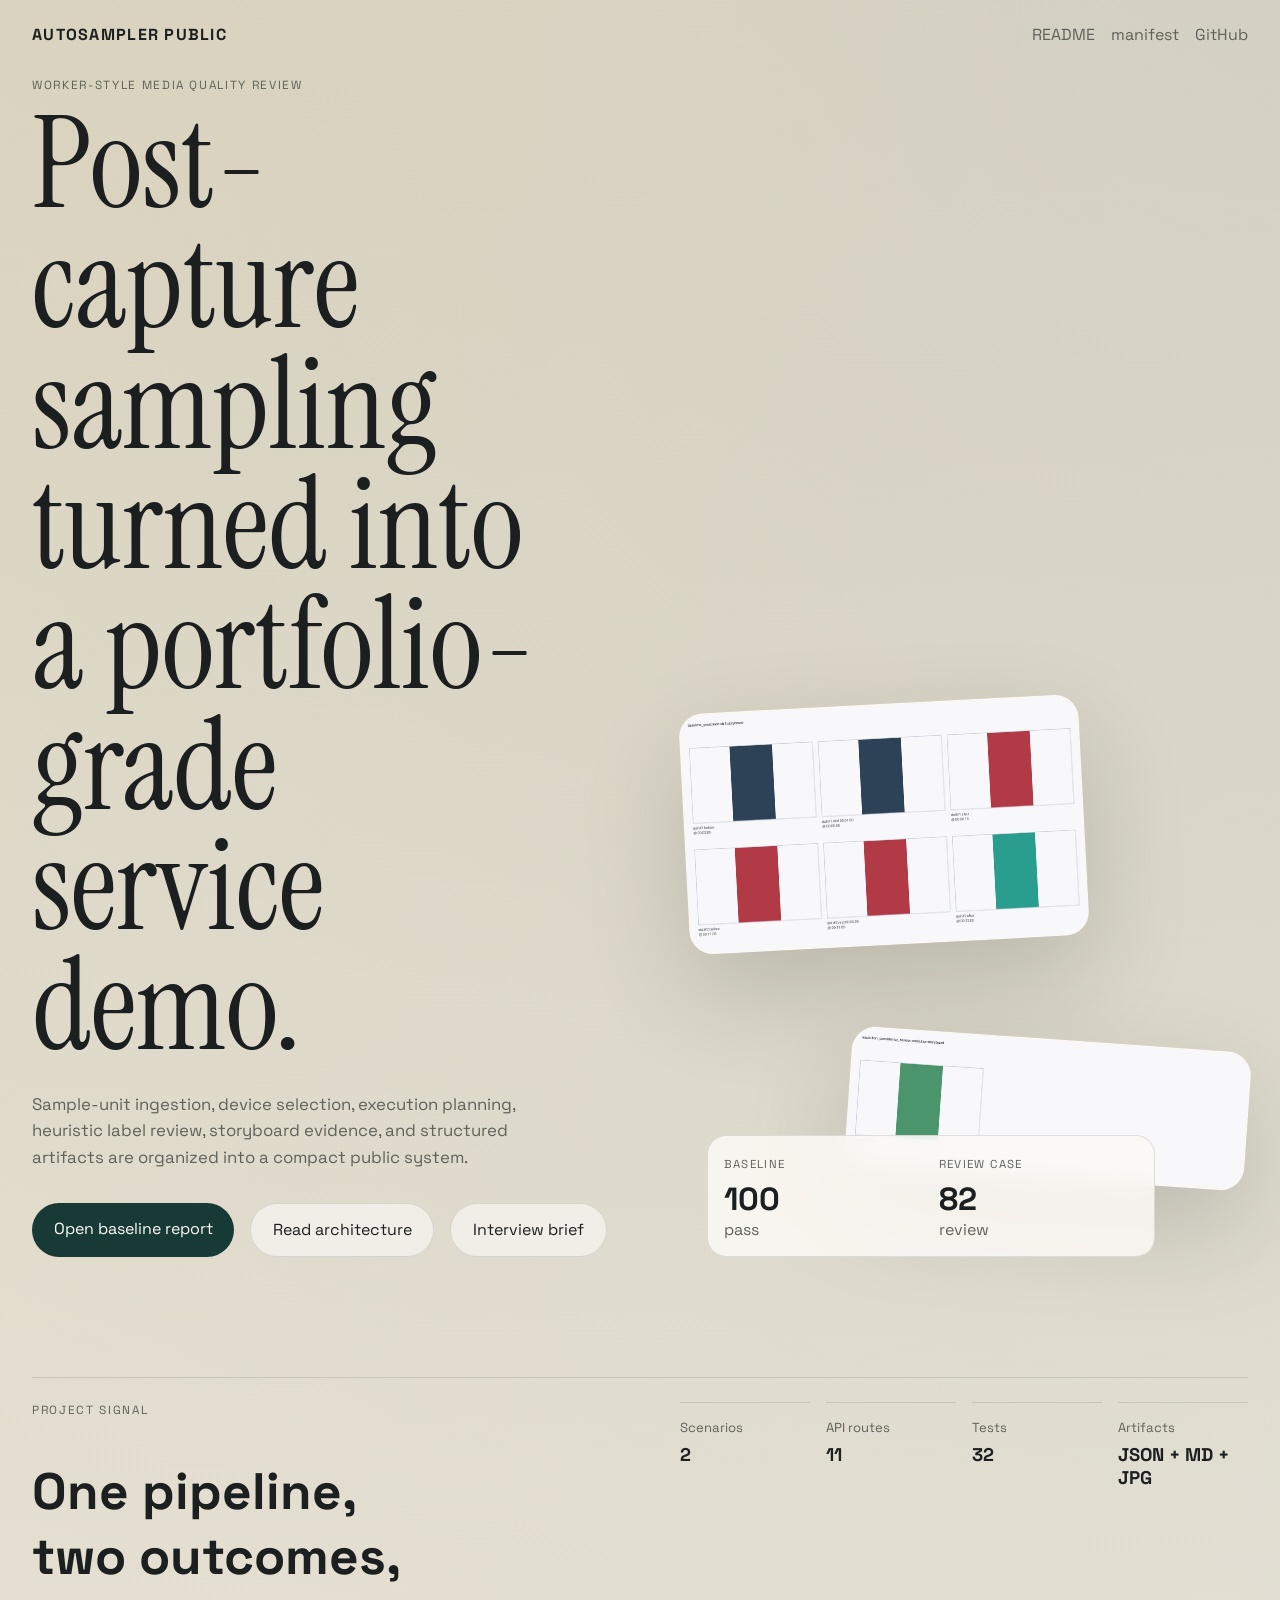
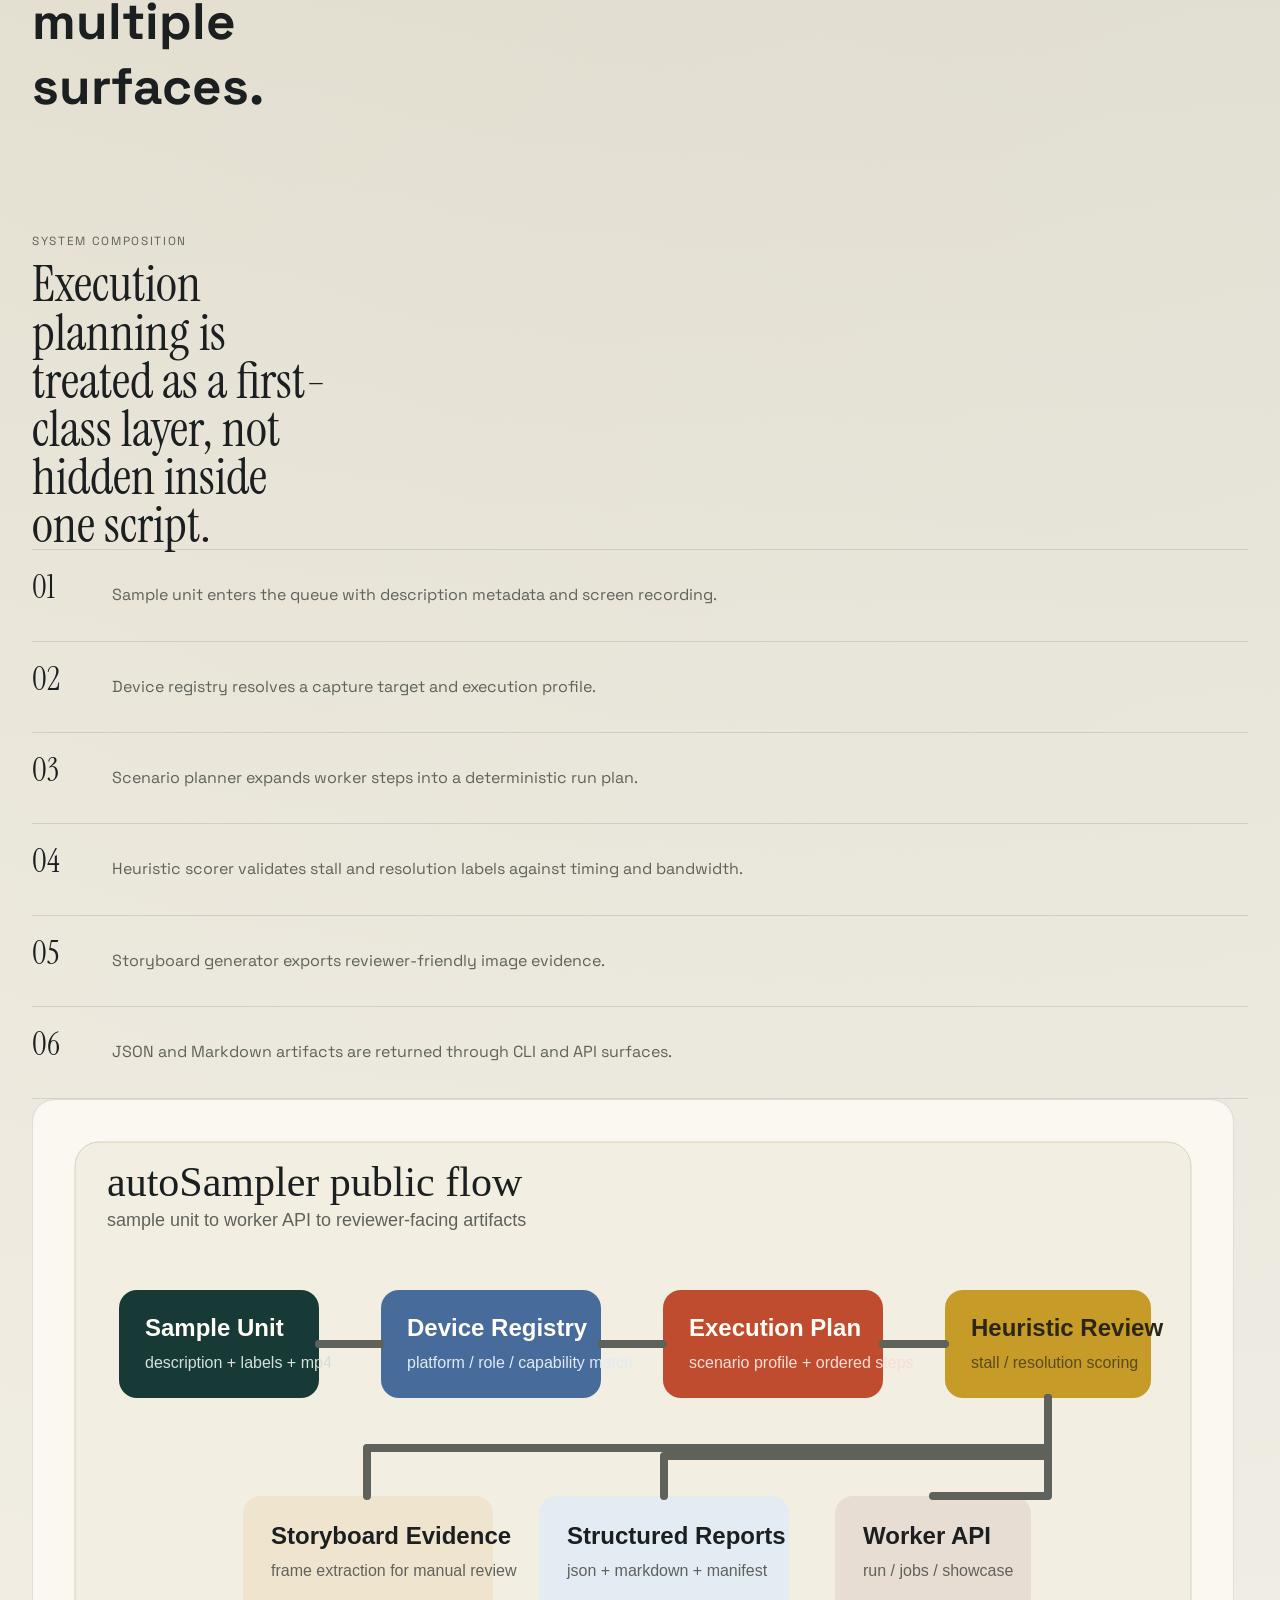
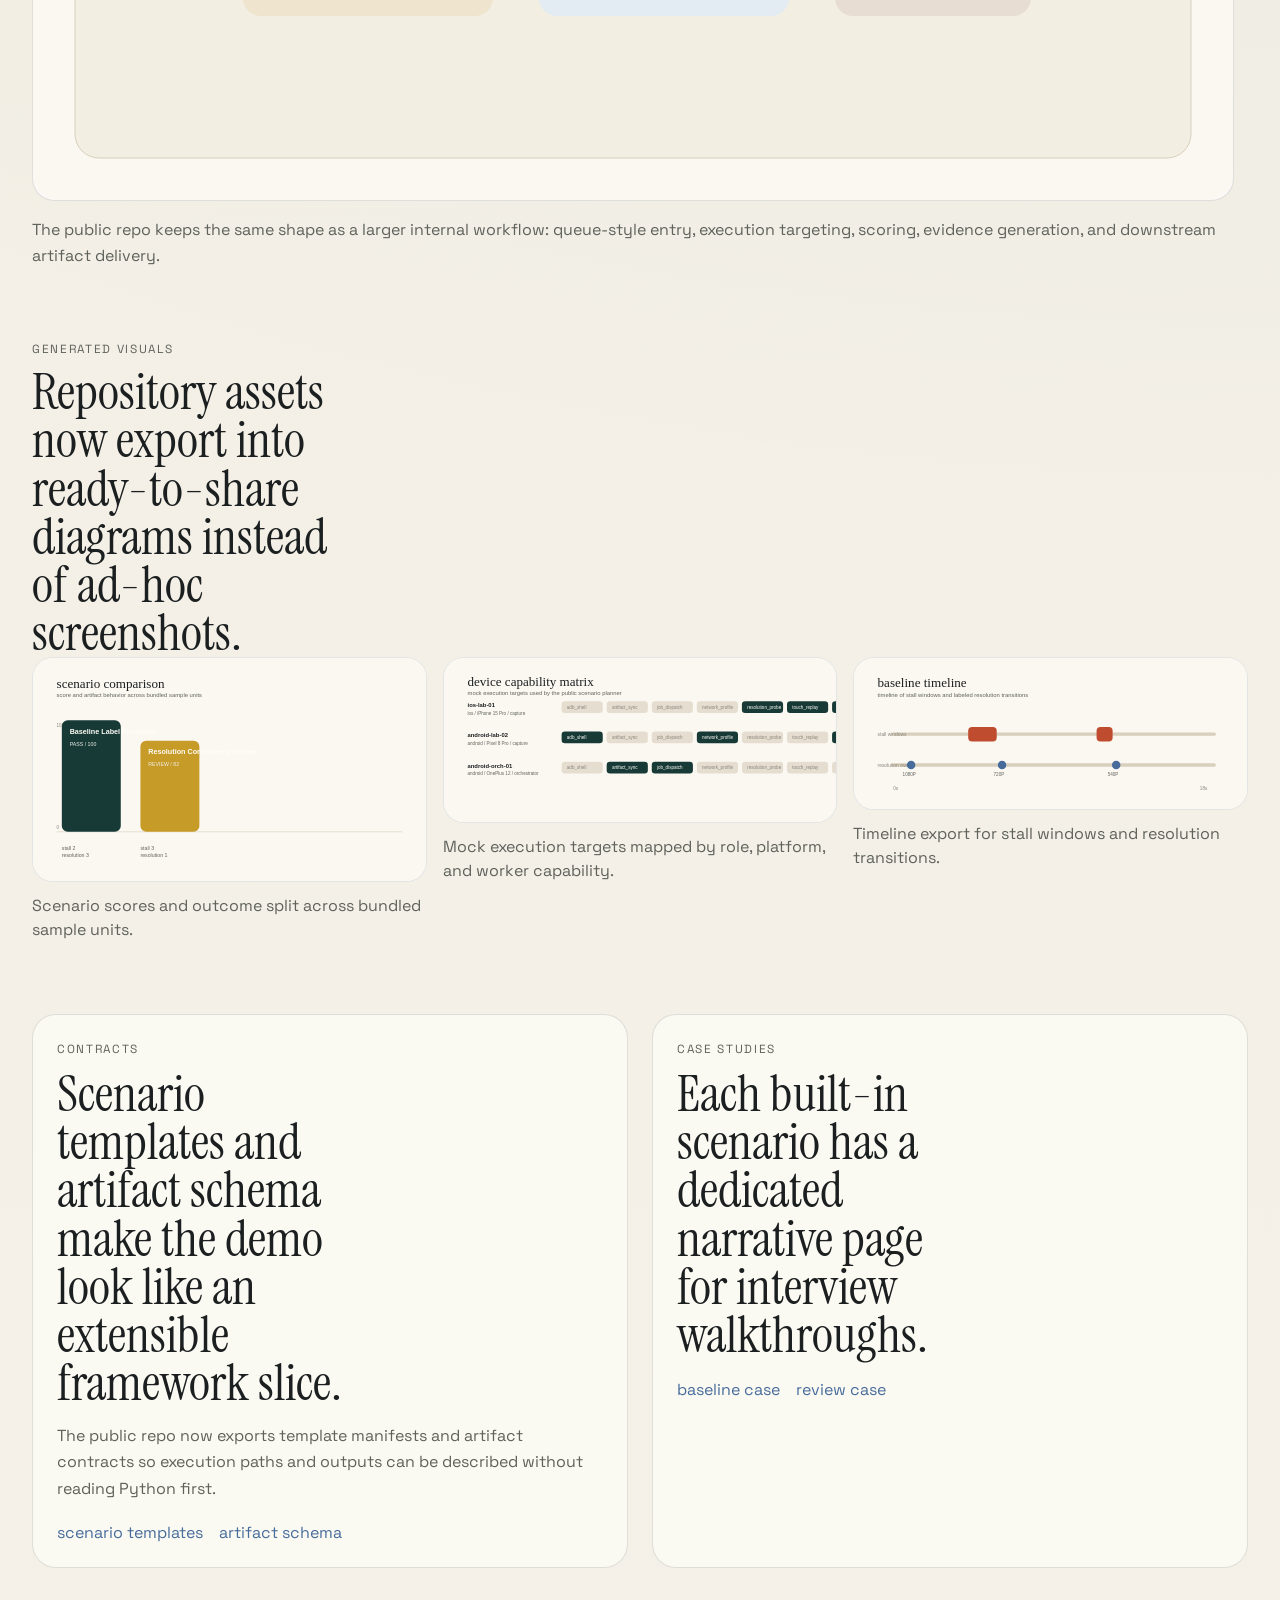
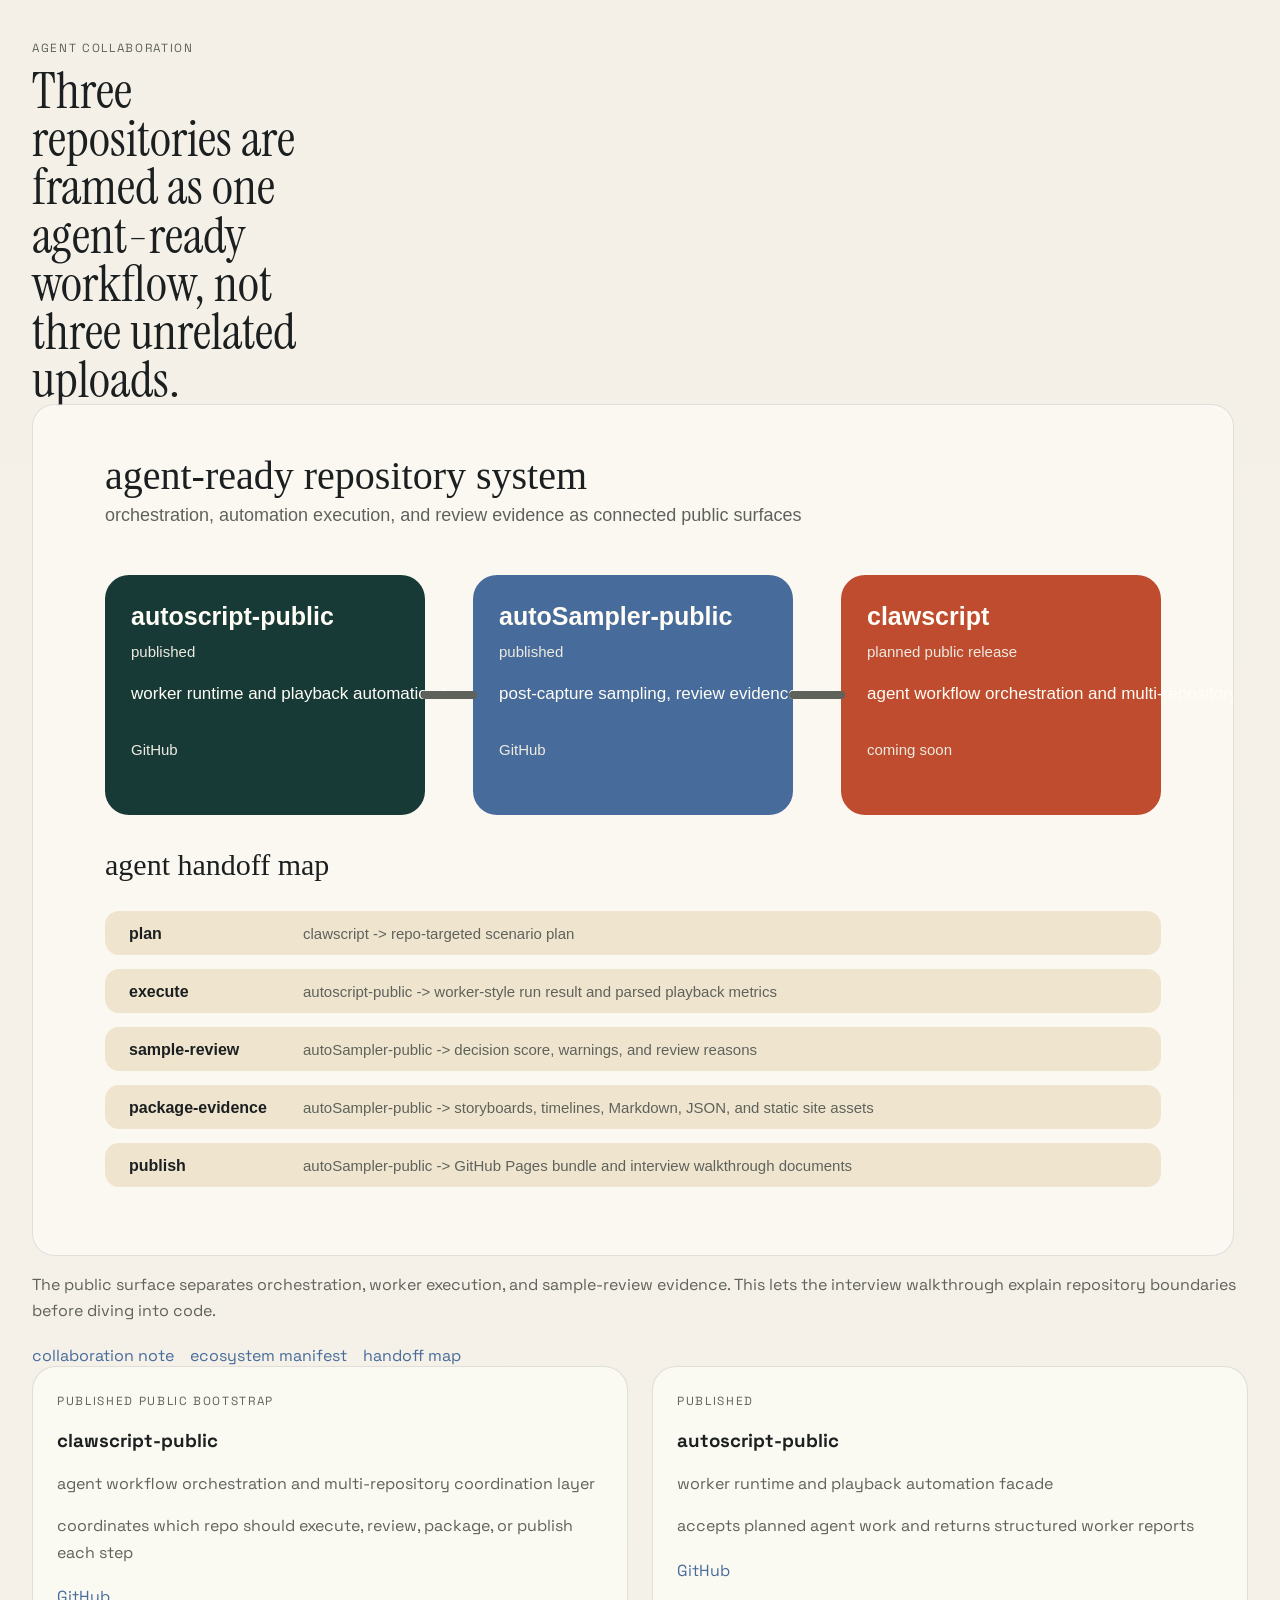
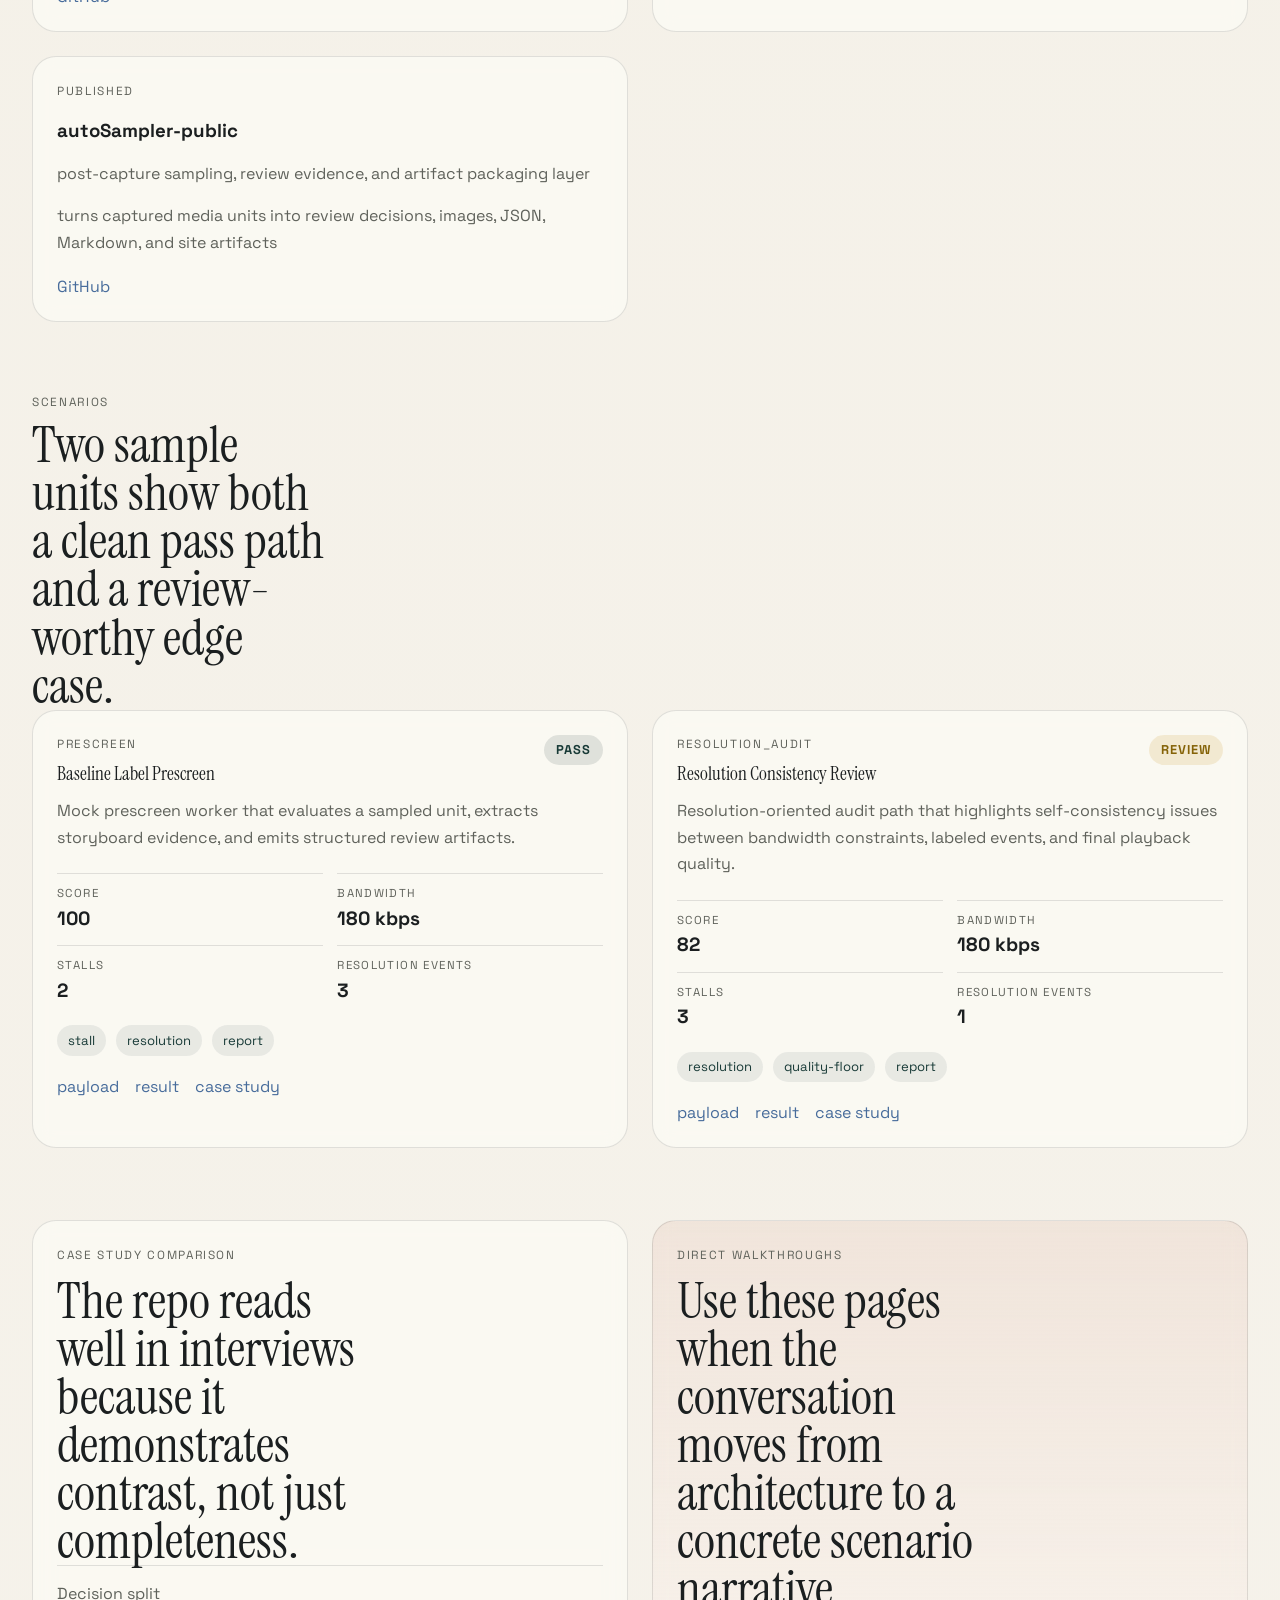
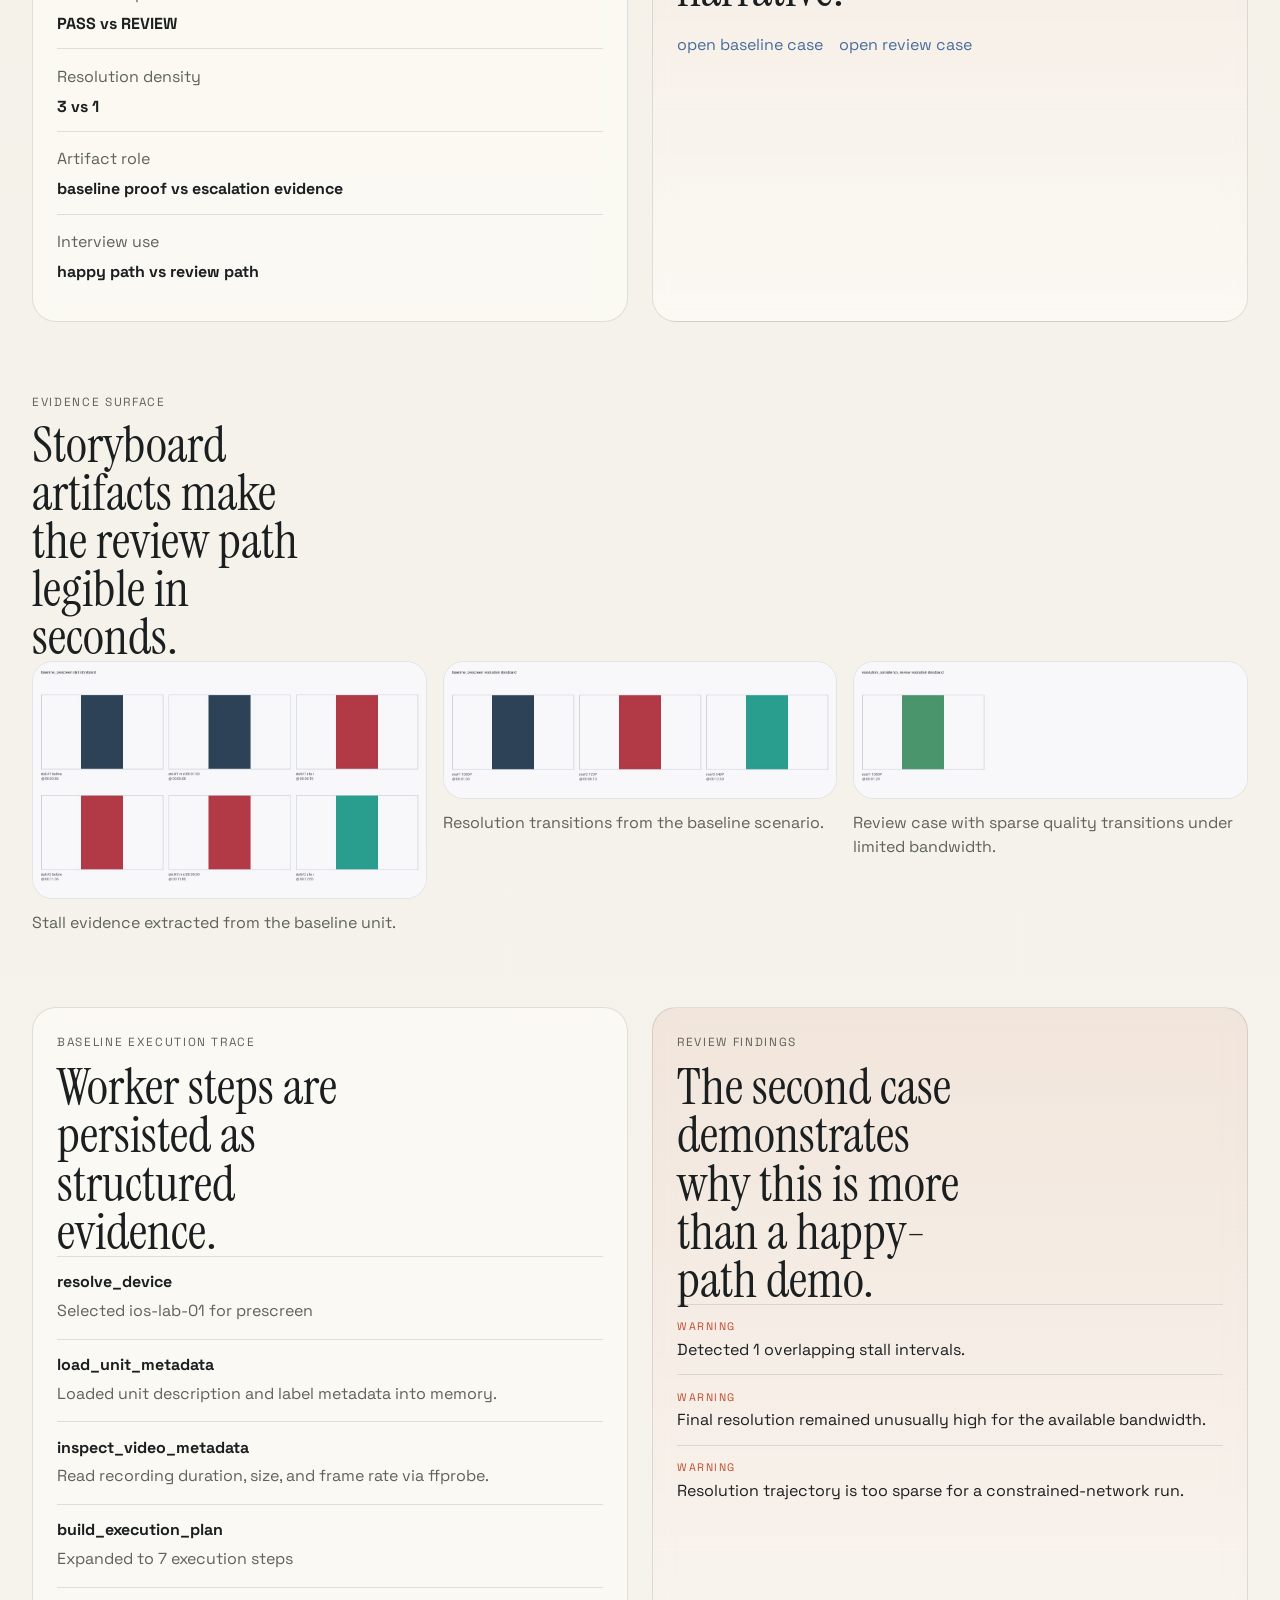
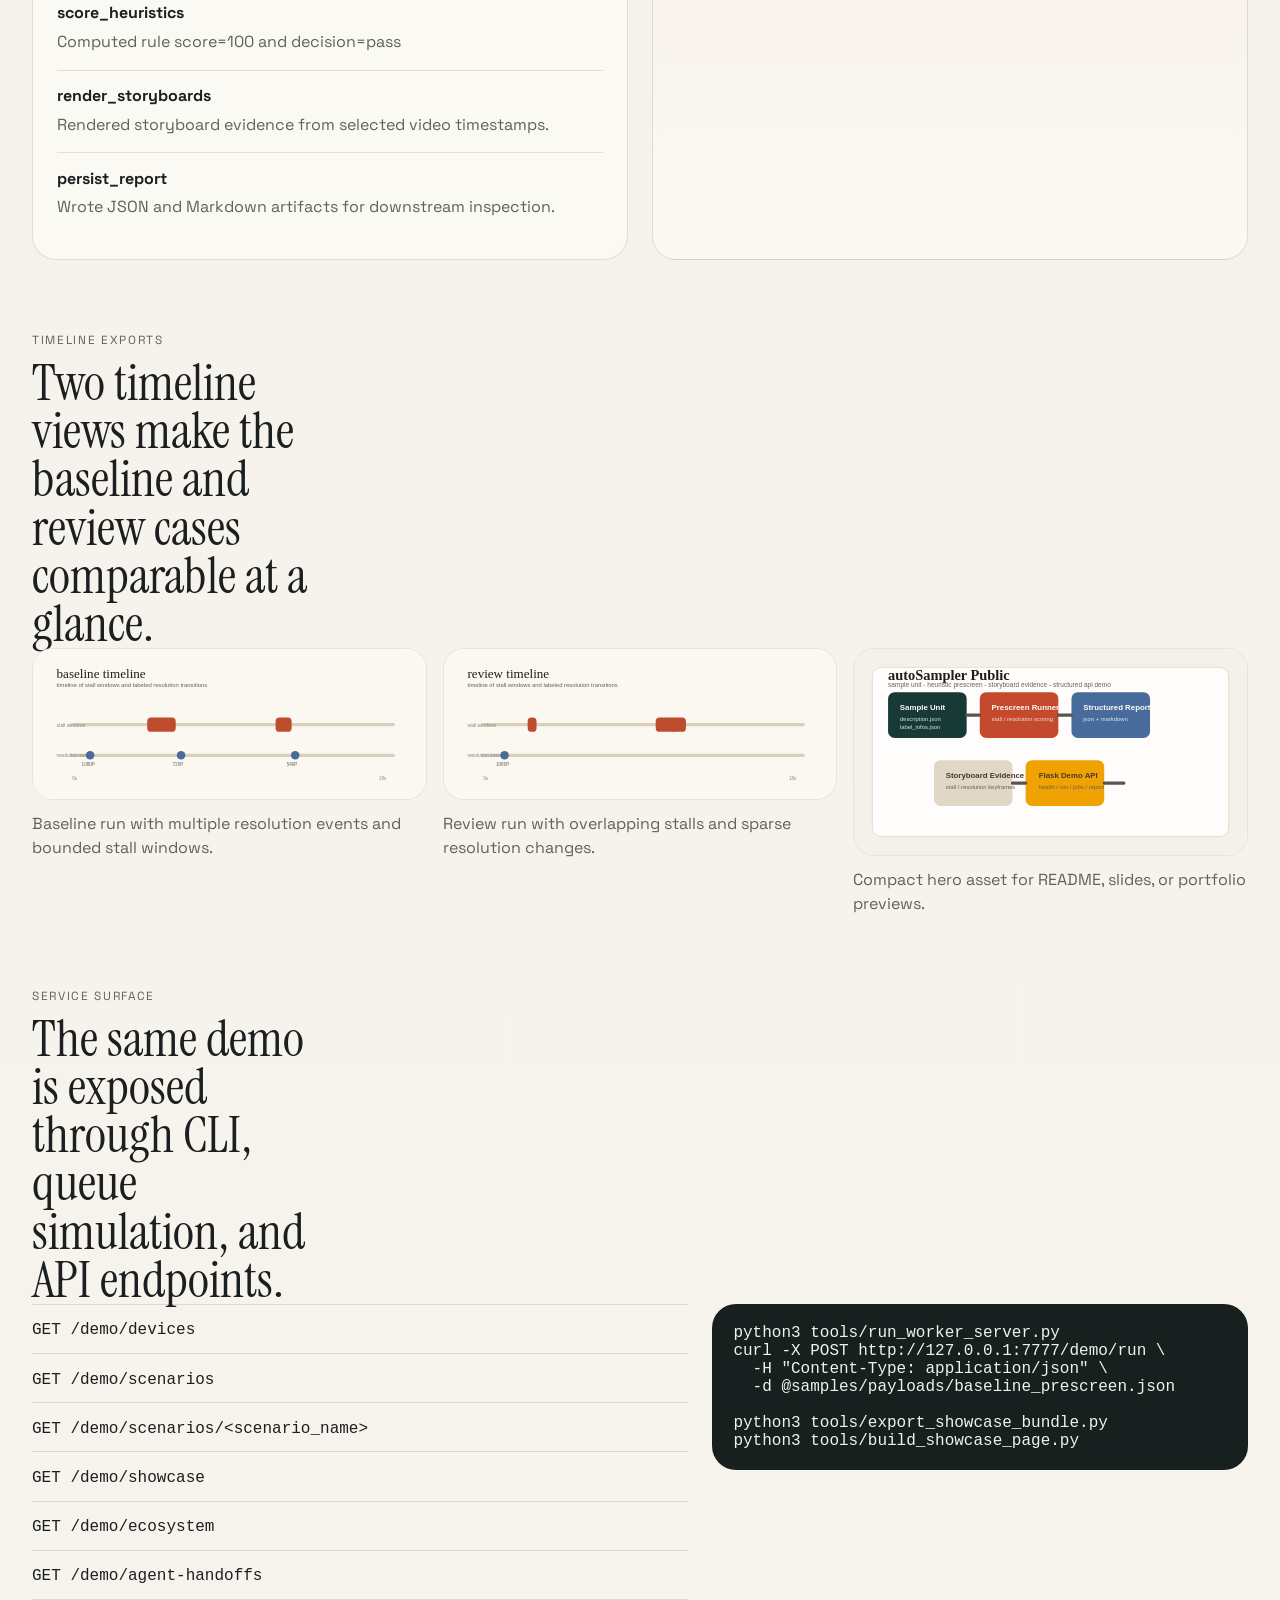
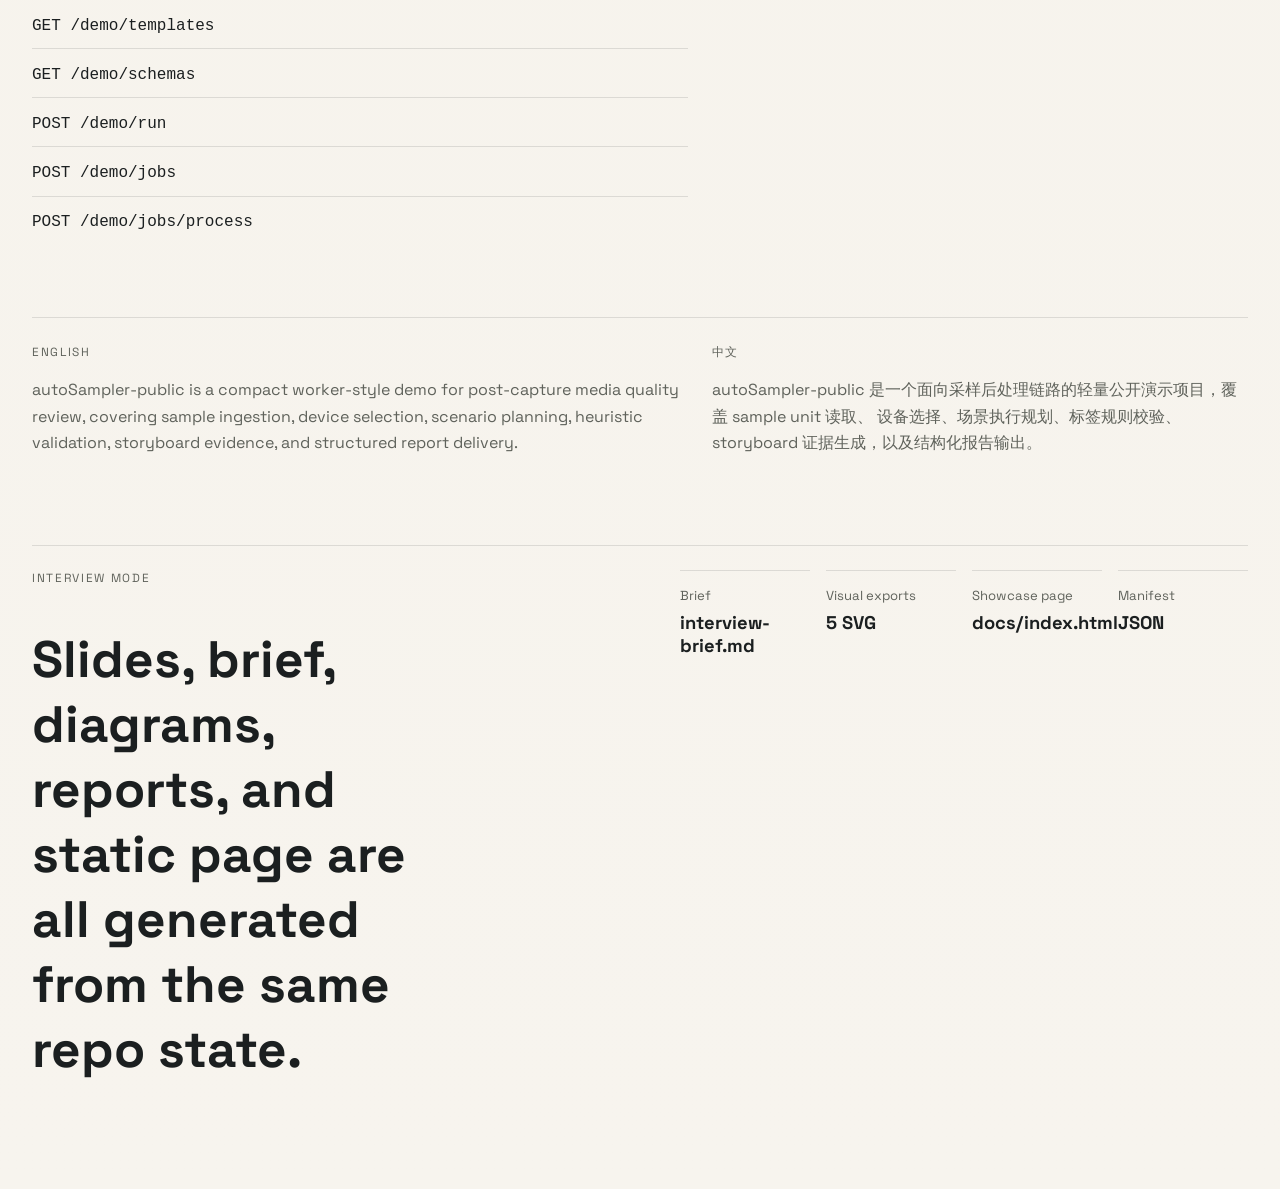
<file: docs/index.html>
<!DOCTYPE html>
<html lang="en">
  <head>
    <meta charset="utf-8" />
    <meta name="viewport" content="width=device-width, initial-scale=1" />
    <title>autoSampler Public Showcase</title>
    <meta
      name="description"
      content="Worker-style media label prescreen demo with device selection, scenario planning, storyboard evidence, and structured reporting."
    />
    <link rel="preconnect" href="https://fonts.googleapis.com" />
    <link rel="preconnect" href="https://fonts.gstatic.com" crossorigin />
    <link
      href="https://fonts.googleapis.com/css2?family=Instrument+Serif:ital@0;1&family=Space+Grotesk:wght@400;500;700&display=swap"
      rel="stylesheet"
    />
    <link rel="stylesheet" href="./showcase.css" />
  </head>
  <body>
    <div class="page-shell">
      <header class="hero">
        <nav class="topbar">
          <span class="brand">autoSampler Public</span>
          <div class="toplinks">
            <a href="../README.md">README</a>
            <a href="./showcase_manifest.json">manifest</a>
            <a href="https://github.com/Nightaw/autoSampler-public">GitHub</a>
          </div>
        </nav>
        <div class="hero-grid">
          <div class="hero-copy reveal">
            <p class="eyebrow">worker-style media quality review</p>
            <h1>Post-capture sampling turned into a portfolio-grade service demo.</h1>
            <p class="lede">
              Sample-unit ingestion, device selection, execution planning, heuristic label review,
              storyboard evidence, and structured artifacts are organized into a compact public system.
            </p>
            <div class="cta-row">
              <a class="primary" href="../samples/results/baseline_prescreen.json">Open baseline report</a>
              <a class="secondary" href="../docs/architecture.md">Read architecture</a>
              <a class="secondary" href="../docs/interview-brief.md">Interview brief</a>
            </div>
          </div>
          <div class="hero-visual reveal">
            <div class="poster-frame poster-a">
              <img src="../samples/results/stall_storyboard.jpg" alt="stall storyboard" />
            </div>
            <div class="poster-frame poster-b">
              <img src="../samples/results/resolution_review_storyboard.jpg" alt="resolution review storyboard" />
            </div>
            <div class="signal-panel">
              <div>
                <span>Baseline</span>
                <strong>100</strong>
                <em>pass</em>
              </div>
              <div>
                <span>Review case</span>
                <strong>82</strong>
                <em>review</em>
              </div>
            </div>
          </div>
        </div>
      </header>

      <main>
        <section class="band reveal">
          <div>
            <p class="eyebrow">project signal</p>
            <h2>One pipeline, two outcomes, multiple surfaces.</h2>
          </div>
          <div class="band-stats">
            <div><span>Scenarios</span><strong>2</strong></div>
            <div><span>API routes</span><strong>11</strong></div>
            <div><span>Tests</span><strong>32</strong></div>
            <div><span>Artifacts</span><strong>JSON + MD + JPG</strong></div>
          </div>
        </section>

        <section class="split-section">
          <div class="section-head reveal">
            <p class="eyebrow">system composition</p>
            <h2>Execution planning is treated as a first-class layer, not hidden inside one script.</h2>
          </div>
          <div class="arch-layout">
            <ol class="arch-track reveal"><li><span>01</span><p>Sample unit enters the queue with description metadata and screen recording.</p></li><li><span>02</span><p>Device registry resolves a capture target and execution profile.</p></li><li><span>03</span><p>Scenario planner expands worker steps into a deterministic run plan.</p></li><li><span>04</span><p>Heuristic scorer validates stall and resolution labels against timing and bandwidth.</p></li><li><span>05</span><p>Storyboard generator exports reviewer-friendly image evidence.</p></li><li><span>06</span><p>JSON and Markdown artifacts are returned through CLI and API surfaces.</p></li></ol>
            <div class="arch-side reveal">
              <img src="../docs/generated/architecture-export.svg" alt="project architecture export" />
              <p>
                The public repo keeps the same shape as a larger internal workflow: queue-style entry,
                execution targeting, scoring, evidence generation, and downstream artifact delivery.
              </p>
            </div>
          </div>
        </section>

        <section class="gallery-section">
          <div class="section-head reveal">
            <p class="eyebrow">generated visuals</p>
            <h2>Repository assets now export into ready-to-share diagrams instead of ad-hoc screenshots.</h2>
          </div>
          <div class="gallery-strip reveal">
            <figure>
              <img src="../docs/generated/scenario-comparison.svg" alt="scenario comparison chart" />
              <figcaption>Scenario scores and outcome split across bundled sample units.</figcaption>
            </figure>
            <figure>
              <img src="../docs/generated/device-capability-matrix.svg" alt="device capability matrix" />
              <figcaption>Mock execution targets mapped by role, platform, and worker capability.</figcaption>
            </figure>
            <figure>
              <img src="../docs/generated/baseline-timeline.svg" alt="baseline timeline chart" />
              <figcaption>Timeline export for stall windows and resolution transitions.</figcaption>
            </figure>
          </div>
        </section>

        <section class="detail-grid">
          <article class="detail-panel reveal">
            <p class="eyebrow">contracts</p>
            <h2>Scenario templates and artifact schema make the demo look like an extensible framework slice.</h2>
            <p>
              The public repo now exports template manifests and artifact contracts so execution paths
              and outputs can be described without reading Python first.
            </p>
            <div class="scenario-links">
              <a href="../docs/scenario-templates.json">scenario templates</a>
              <a href="../docs/artifact-schema.json">artifact schema</a>
            </div>
          </article>
          <article class="detail-panel reveal">
            <p class="eyebrow">case studies</p>
            <h2>Each built-in scenario has a dedicated narrative page for interview walkthroughs.</h2>
            <div class="scenario-links">
              <a href="./cases/baseline_prescreen.html">baseline case</a>
              <a href="./cases/resolution_consistency_review.html">review case</a>
            </div>
          </article>
        </section>

        <section class="split-section">
          <div class="section-head reveal">
            <p class="eyebrow">agent collaboration</p>
            <h2>Three repositories are framed as one agent-ready workflow, not three unrelated uploads.</h2>
          </div>
          <div class="arch-layout">
            <div class="arch-side reveal">
              <img src="../docs/generated/agent-ecosystem.svg" alt="agent-ready repository ecosystem" />
              <p>
                The public surface separates orchestration, worker execution, and sample-review evidence.
                This lets the interview walkthrough explain repository boundaries before diving into code.
              </p>
              <div class="scenario-links">
                <a href="../docs/agent-collaboration.md">collaboration note</a>
                <a href="../docs/agent-ecosystem.json">ecosystem manifest</a>
                <a href="../docs/agent-handoffs.json">handoff map</a>
              </div>
            </div>
            <div class="scenario-grid reveal">
        <article class="detail-panel">
          <p class="eyebrow">published public bootstrap</p>
          <h3>clawscript-public</h3>
          <p>agent workflow orchestration and multi-repository coordination layer</p>
          <p>coordinates which repo should execute, review, package, or publish each step</p>
          <div class="scenario-links">
            <a href="https://github.com/Nightaw/clawscript-public">GitHub</a>
          </div>
        </article>
        
        <article class="detail-panel">
          <p class="eyebrow">published</p>
          <h3>autoscript-public</h3>
          <p>worker runtime and playback automation facade</p>
          <p>accepts planned agent work and returns structured worker reports</p>
          <div class="scenario-links">
            <a href="https://github.com/Nightaw/autoscript-public">GitHub</a>
          </div>
        </article>
        
        <article class="detail-panel">
          <p class="eyebrow">published</p>
          <h3>autoSampler-public</h3>
          <p>post-capture sampling, review evidence, and artifact packaging layer</p>
          <p>turns captured media units into review decisions, images, JSON, Markdown, and site artifacts</p>
          <div class="scenario-links">
            <a href="https://github.com/Nightaw/autoSampler-public">GitHub</a>
          </div>
        </article>
        </div>
          </div>
        </section>

        <section class="scenario-section">
          <div class="section-head reveal">
            <p class="eyebrow">scenarios</p>
            <h2>Two sample units show both a clean pass path and a review-worthy edge case.</h2>
          </div>
          <div class="scenario-grid">
    <article class="scenario-block pass">
      <div class="scenario-head">
        <p class="eyebrow">prescreen</p>
        <span class="decision pass">PASS</span>
      </div>
      <h3>Baseline Label Prescreen</h3>
      <p class="scenario-copy">Mock prescreen worker that evaluates a sampled unit, extracts storyboard evidence, and emits structured review artifacts.</p>
      <dl class="metric-grid">
        <div><dt>Score</dt><dd>100</dd></div>
        <div><dt>Bandwidth</dt><dd>180 kbps</dd></div>
        <div><dt>Stalls</dt><dd>2</dd></div>
        <div><dt>Resolution events</dt><dd>3</dd></div>
      </dl>
      <ul class="focus-list"><li>stall</li><li>resolution</li><li>report</li></ul>
      <div class="scenario-links">
        <a href="../samples/payloads/baseline_prescreen.json">payload</a>
        <a href="../samples/results/baseline_prescreen.json">result</a>
        <a href="./cases/baseline_prescreen.html">case study</a>
      </div>
    </article>
    

    <article class="scenario-block review">
      <div class="scenario-head">
        <p class="eyebrow">resolution_audit</p>
        <span class="decision review">REVIEW</span>
      </div>
      <h3>Resolution Consistency Review</h3>
      <p class="scenario-copy">Resolution-oriented audit path that highlights self-consistency issues between bandwidth constraints, labeled events, and final playback quality.</p>
      <dl class="metric-grid">
        <div><dt>Score</dt><dd>82</dd></div>
        <div><dt>Bandwidth</dt><dd>180 kbps</dd></div>
        <div><dt>Stalls</dt><dd>3</dd></div>
        <div><dt>Resolution events</dt><dd>1</dd></div>
      </dl>
      <ul class="focus-list"><li>resolution</li><li>quality-floor</li><li>report</li></ul>
      <div class="scenario-links">
        <a href="../samples/payloads/resolution_consistency_review.json">payload</a>
        <a href="../samples/results/resolution_consistency_review.json">result</a>
        <a href="./cases/resolution_consistency_review.html">case study</a>
      </div>
    </article>
    </div>
        </section>

        <section class="detail-grid">
          <article class="detail-panel reveal">
            <p class="eyebrow">case study comparison</p>
            <h2>The repo reads well in interviews because it demonstrates contrast, not just completeness.</h2>
            <ul class="trace-list"><li><span>Decision split</span><strong>PASS vs REVIEW</strong></li><li><span>Resolution density</span><strong>3 vs 1</strong></li><li><span>Artifact role</span><strong>baseline proof vs escalation evidence</strong></li><li><span>Interview use</span><strong>happy path vs review path</strong></li></ul>
          </article>
          <article class="detail-panel accent reveal">
            <p class="eyebrow">direct walkthroughs</p>
            <h2>Use these pages when the conversation moves from architecture to a concrete scenario narrative.</h2>
            <div class="scenario-links">
              <a href="./cases/baseline_prescreen.html">open baseline case</a>
              <a href="./cases/resolution_consistency_review.html">open review case</a>
            </div>
          </article>
        </section>

        <section class="gallery-section">
          <div class="section-head reveal">
            <p class="eyebrow">evidence surface</p>
            <h2>Storyboard artifacts make the review path legible in seconds.</h2>
          </div>
          <div class="gallery-strip reveal">
            <figure>
              <img src="../samples/results/stall_storyboard.jpg" alt="stall storyboard" />
              <figcaption>Stall evidence extracted from the baseline unit.</figcaption>
            </figure>
            <figure>
              <img src="../samples/results/resolution_storyboard.jpg" alt="resolution storyboard" />
              <figcaption>Resolution transitions from the baseline scenario.</figcaption>
            </figure>
            <figure>
              <img src="../samples/results/resolution_review_storyboard.jpg" alt="resolution review storyboard" />
              <figcaption>Review case with sparse quality transitions under limited bandwidth.</figcaption>
            </figure>
          </div>
        </section>

        <section class="detail-grid">
          <article class="detail-panel reveal">
            <p class="eyebrow">baseline execution trace</p>
            <h2>Worker steps are persisted as structured evidence.</h2>
            <ul class="trace-list"><li><strong>resolve_device</strong><span>Selected ios-lab-01 for prescreen</span></li><li><strong>load_unit_metadata</strong><span>Loaded unit description and label metadata into memory.</span></li><li><strong>inspect_video_metadata</strong><span>Read recording duration, size, and frame rate via ffprobe.</span></li><li><strong>build_execution_plan</strong><span>Expanded to 7 execution steps</span></li><li><strong>score_heuristics</strong><span>Computed rule score=100 and decision=pass</span></li><li><strong>render_storyboards</strong><span>Rendered storyboard evidence from selected video timestamps.</span></li><li><strong>persist_report</strong><span>Wrote JSON and Markdown artifacts for downstream inspection.</span></li></ul>
          </article>
          <article class="detail-panel accent reveal">
            <p class="eyebrow">review findings</p>
            <h2>The second case demonstrates why this is more than a happy-path demo.</h2>
            <ul class="warning-list"><li>Detected 1 overlapping stall intervals.</li><li>Final resolution remained unusually high for the available bandwidth.</li><li>Resolution trajectory is too sparse for a constrained-network run.</li></ul>
          </article>
        </section>

        <section class="gallery-section">
          <div class="section-head reveal">
            <p class="eyebrow">timeline exports</p>
            <h2>Two timeline views make the baseline and review cases comparable at a glance.</h2>
          </div>
          <div class="gallery-strip reveal">
            <figure>
              <img src="../docs/generated/baseline-timeline.svg" alt="baseline timeline export" />
              <figcaption>Baseline run with multiple resolution events and bounded stall windows.</figcaption>
            </figure>
            <figure>
              <img src="../docs/generated/review-timeline.svg" alt="review timeline export" />
              <figcaption>Review run with overlapping stalls and sparse resolution changes.</figcaption>
            </figure>
            <figure>
              <img src="../docs/hero.svg" alt="project hero diagram" />
              <figcaption>Compact hero asset for README, slides, or portfolio previews.</figcaption>
            </figure>
          </div>
        </section>

        <section class="api-section">
          <div class="section-head reveal">
            <p class="eyebrow">service surface</p>
            <h2>The same demo is exposed through CLI, queue simulation, and API endpoints.</h2>
          </div>
          <div class="api-layout">
            <ul class="route-list reveal"><li><code>GET /demo/devices</code></li><li><code>GET /demo/scenarios</code></li><li><code>GET /demo/scenarios/&lt;scenario_name&gt;</code></li><li><code>GET /demo/showcase</code></li><li><code>GET /demo/ecosystem</code></li><li><code>GET /demo/agent-handoffs</code></li><li><code>GET /demo/templates</code></li><li><code>GET /demo/schemas</code></li><li><code>POST /demo/run</code></li><li><code>POST /demo/jobs</code></li><li><code>POST /demo/jobs/process</code></li></ul>
            <div class="terminal reveal">
<pre><code>python3 tools/run_worker_server.py
curl -X POST http://127.0.0.1:7777/demo/run \
  -H "Content-Type: application/json" \
  -d @samples/payloads/baseline_prescreen.json

python3 tools/export_showcase_bundle.py
python3 tools/build_showcase_page.py</code></pre>
            </div>
          </div>
        </section>

        <section class="bilingual-section reveal">
          <div>
            <p class="eyebrow">english</p>
            <p>
              autoSampler-public is a compact worker-style demo for post-capture media quality review,
              covering sample ingestion, device selection, scenario planning, heuristic validation,
              storyboard evidence, and structured report delivery.
            </p>
          </div>
          <div>
            <p class="eyebrow">中文</p>
            <p>
              autoSampler-public 是一个面向采样后处理链路的轻量公开演示项目，覆盖 sample unit 读取、
              设备选择、场景执行规划、标签规则校验、storyboard 证据生成，以及结构化报告输出。
            </p>
          </div>
        </section>

        <section class="band reveal">
          <div>
            <p class="eyebrow">interview mode</p>
            <h2>Slides, brief, diagrams, reports, and static page are all generated from the same repo state.</h2>
          </div>
          <div class="band-stats">
            <div><span>Brief</span><strong><a href="../docs/interview-brief.md">interview-brief.md</a></strong></div>
            <div><span>Visual exports</span><strong>5 SVG</strong></div>
            <div><span>Showcase page</span><strong><a href="../docs/index.html">docs/index.html</a></strong></div>
            <div><span>Manifest</span><strong><a href="../docs/showcase_manifest.json">JSON</a></strong></div>
          </div>
        </section>
      </main>
    </div>

    <script>
      const observer = new IntersectionObserver((entries) => {
        for (const entry of entries) {
          if (entry.isIntersecting) {
            entry.target.classList.add("is-visible");
          }
        }
      }, { threshold: 0.16 });

      document.querySelectorAll(".reveal").forEach((node) => observer.observe(node));
      document.querySelectorAll(".poster-frame").forEach((node, index) => {
        node.style.transform = `translateY(${index * 14}px) rotate(${index === 0 ? -3 : 4}deg)`;
      });
    </script>
  </body>
</html>
</file>
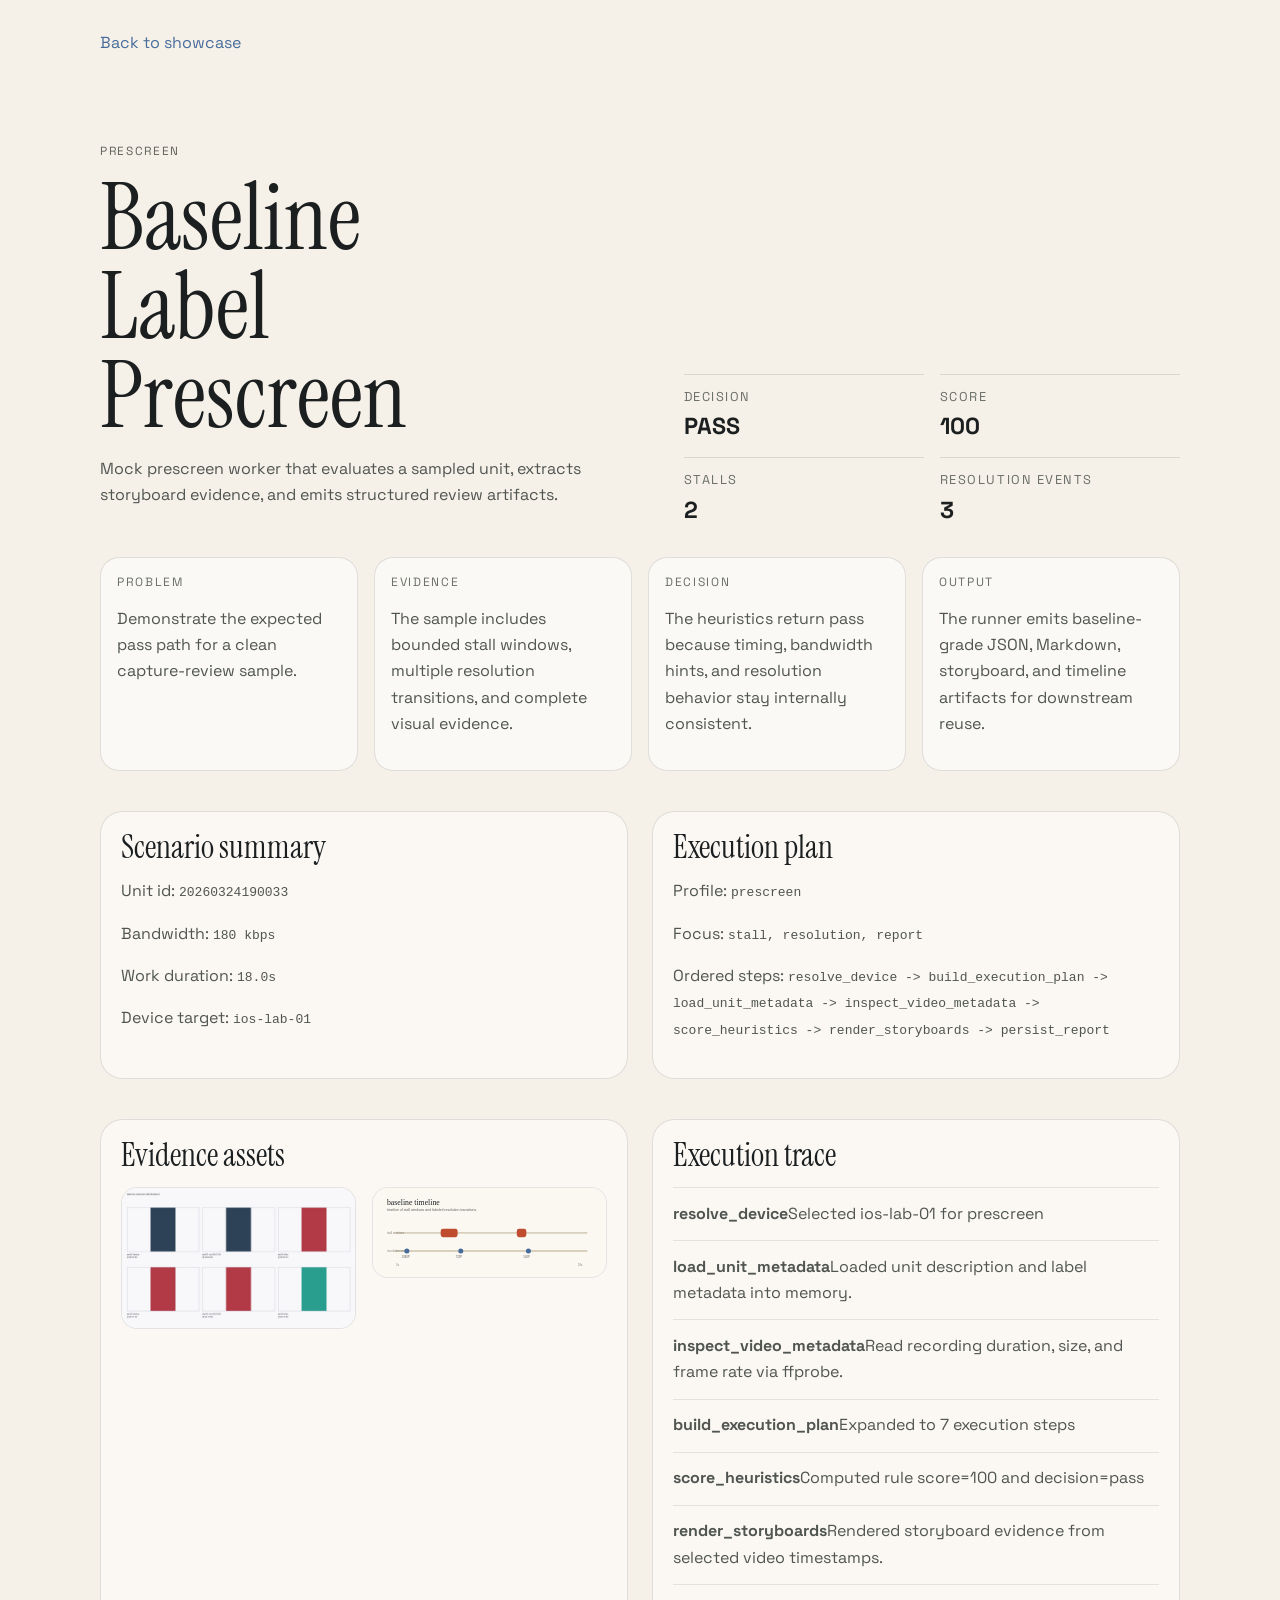
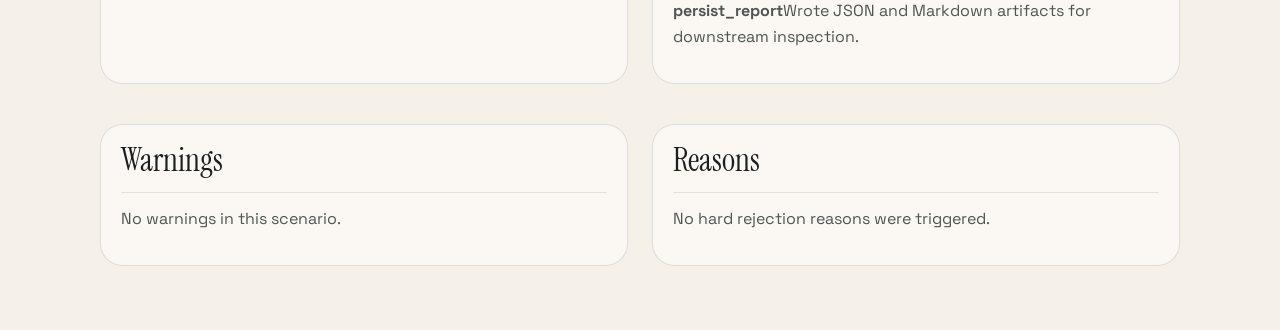
<file: docs/cases/baseline_prescreen.html>
<!DOCTYPE html>
<html lang="en">
  <head>
    <meta charset="utf-8" />
    <meta name="viewport" content="width=device-width, initial-scale=1" />
    <title>Baseline Label Prescreen</title>
    <link rel="preconnect" href="https://fonts.googleapis.com" />
    <link rel="preconnect" href="https://fonts.gstatic.com" crossorigin />
    <link
      href="https://fonts.googleapis.com/css2?family=Instrument+Serif:ital@0;1&family=Space+Grotesk:wght@400;500;700&display=swap"
      rel="stylesheet"
    />
    <link rel="stylesheet" href="../showcase.css" />
    <style>
      body { margin: 0; background: #f6f1e8; color: #1b1f20; font-family: "Space Grotesk", sans-serif; }
      main { max-width: 1120px; margin: 0 auto; padding: 2rem 1.25rem 4rem; }
      h1, h2 { font-family: "Instrument Serif", serif; font-weight: 400; line-height: 0.96; }
      h1 { font-size: clamp(3rem, 8vw, 5.8rem); margin: 0; max-width: 10ch; }
      h2 { font-size: 2rem; margin: 0 0 1rem; }
      p, li { line-height: 1.65; color: #505551; }
      .top { display: grid; grid-template-columns: 1fr 0.9fr; gap: 2rem; align-items: end; }
      .stats { display: grid; grid-template-columns: repeat(2, minmax(0, 1fr)); gap: 1rem; }
      .stats div { border-top: 1px solid rgba(27,31,32,0.12); padding-top: 0.8rem; }
      .stats span { display: block; color: #6a6f69; font-size: 0.8rem; text-transform: uppercase; letter-spacing: 0.12em; }
      .stats strong { display: block; margin-top: 0.4rem; font-size: 1.45rem; }
      .grid { display: grid; grid-template-columns: repeat(2, minmax(0, 1fr)); gap: 1.5rem; margin-top: 2.5rem; }
      .panel { border: 1px solid rgba(27,31,32,0.12); border-radius: 1.4rem; background: rgba(255,255,255,0.5); padding: 1.25rem; }
      .image-grid { display: grid; grid-template-columns: repeat(2, minmax(0, 1fr)); gap: 1rem; }
      .image-grid img { border-radius: 1rem; border: 1px solid rgba(27,31,32,0.12); background: #fff; }
      .step-list, .flag-list { list-style: none; padding: 0; margin: 0; }
      .step-list li, .flag-list li { padding: 0.8rem 0; border-top: 1px solid rgba(27,31,32,0.1); }
      .story-grid { display: grid; grid-template-columns: repeat(4, minmax(0, 1fr)); gap: 1rem; margin-top: 2rem; }
      .story-card { border: 1px solid rgba(27,31,32,0.12); border-radius: 1.2rem; background: rgba(255,255,255,0.55); padding: 1rem; }
      .story-card span { display: block; margin-bottom: 0.6rem; color: #6a6f69; font-size: 0.75rem; text-transform: uppercase; letter-spacing: 0.14em; }
      .back { display: inline-block; margin-bottom: 1rem; color: #476c9b; }
      @media (max-width: 900px) { .top, .grid, .image-grid, .story-grid { grid-template-columns: 1fr; } }
    </style>
  </head>
  <body>
    <main>
      <a class="back" href="../index.html">Back to showcase</a>
      <section class="top">
        <div>
          <p class="eyebrow">prescreen</p>
          <h1>Baseline Label Prescreen</h1>
          <p>Mock prescreen worker that evaluates a sampled unit, extracts storyboard evidence, and emits structured review artifacts.</p>
        </div>
        <div class="stats">
          <div><span>Decision</span><strong>PASS</strong></div>
          <div><span>Score</span><strong>100</strong></div>
          <div><span>Stalls</span><strong>2</strong></div>
          <div><span>Resolution events</span><strong>3</strong></div>
        </div>
      </section>
      <section class="story-grid">
        <article class="story-card"><span>Problem</span><p>Demonstrate the expected pass path for a clean capture-review sample.</p></article>
        <article class="story-card"><span>Evidence</span><p>The sample includes bounded stall windows, multiple resolution transitions, and complete visual evidence.</p></article>
        <article class="story-card"><span>Decision</span><p>The heuristics return pass because timing, bandwidth hints, and resolution behavior stay internally consistent.</p></article>
        <article class="story-card"><span>Output</span><p>The runner emits baseline-grade JSON, Markdown, storyboard, and timeline artifacts for downstream reuse.</p></article>
      </section>
      <section class="grid">
        <article class="panel">
          <h2>Scenario summary</h2>
          <p>Unit id: <code>20260324190033</code></p>
          <p>Bandwidth: <code>180 kbps</code></p>
          <p>Work duration: <code>18.0s</code></p>
          <p>Device target: <code>ios-lab-01</code></p>
        </article>
        <article class="panel">
          <h2>Execution plan</h2>
          <p>Profile: <code>prescreen</code></p>
          <p>Focus: <code>stall, resolution, report</code></p>
          <p>Ordered steps: <code>resolve_device -&gt; build_execution_plan -&gt; load_unit_metadata -&gt; inspect_video_metadata -&gt; score_heuristics -&gt; render_storyboards -&gt; persist_report</code></p>
        </article>
      </section>
      <section class="grid">
        <article class="panel">
          <h2>Evidence assets</h2>
          <div class="image-grid">
            <img src="../../samples/results/stall_storyboard.jpg" alt="storyboard one" />
            <img src="../generated/baseline-timeline.svg" alt="timeline export" />
          </div>
        </article>
        <article class="panel">
          <h2>Execution trace</h2>
          <ul class="step-list"><li><strong>resolve_device</strong><span>Selected ios-lab-01 for prescreen</span></li><li><strong>load_unit_metadata</strong><span>Loaded unit description and label metadata into memory.</span></li><li><strong>inspect_video_metadata</strong><span>Read recording duration, size, and frame rate via ffprobe.</span></li><li><strong>build_execution_plan</strong><span>Expanded to 7 execution steps</span></li><li><strong>score_heuristics</strong><span>Computed rule score=100 and decision=pass</span></li><li><strong>render_storyboards</strong><span>Rendered storyboard evidence from selected video timestamps.</span></li><li><strong>persist_report</strong><span>Wrote JSON and Markdown artifacts for downstream inspection.</span></li></ul>
        </article>
      </section>
      <section class="grid">
        <article class="panel">
          <h2>Warnings</h2>
          <ul class="flag-list"><li>No warnings in this scenario.</li></ul>
        </article>
        <article class="panel">
          <h2>Reasons</h2>
          <ul class="flag-list"><li>No hard rejection reasons were triggered.</li></ul>
        </article>
      </section>
    </main>
  </body>
</html>
</file>
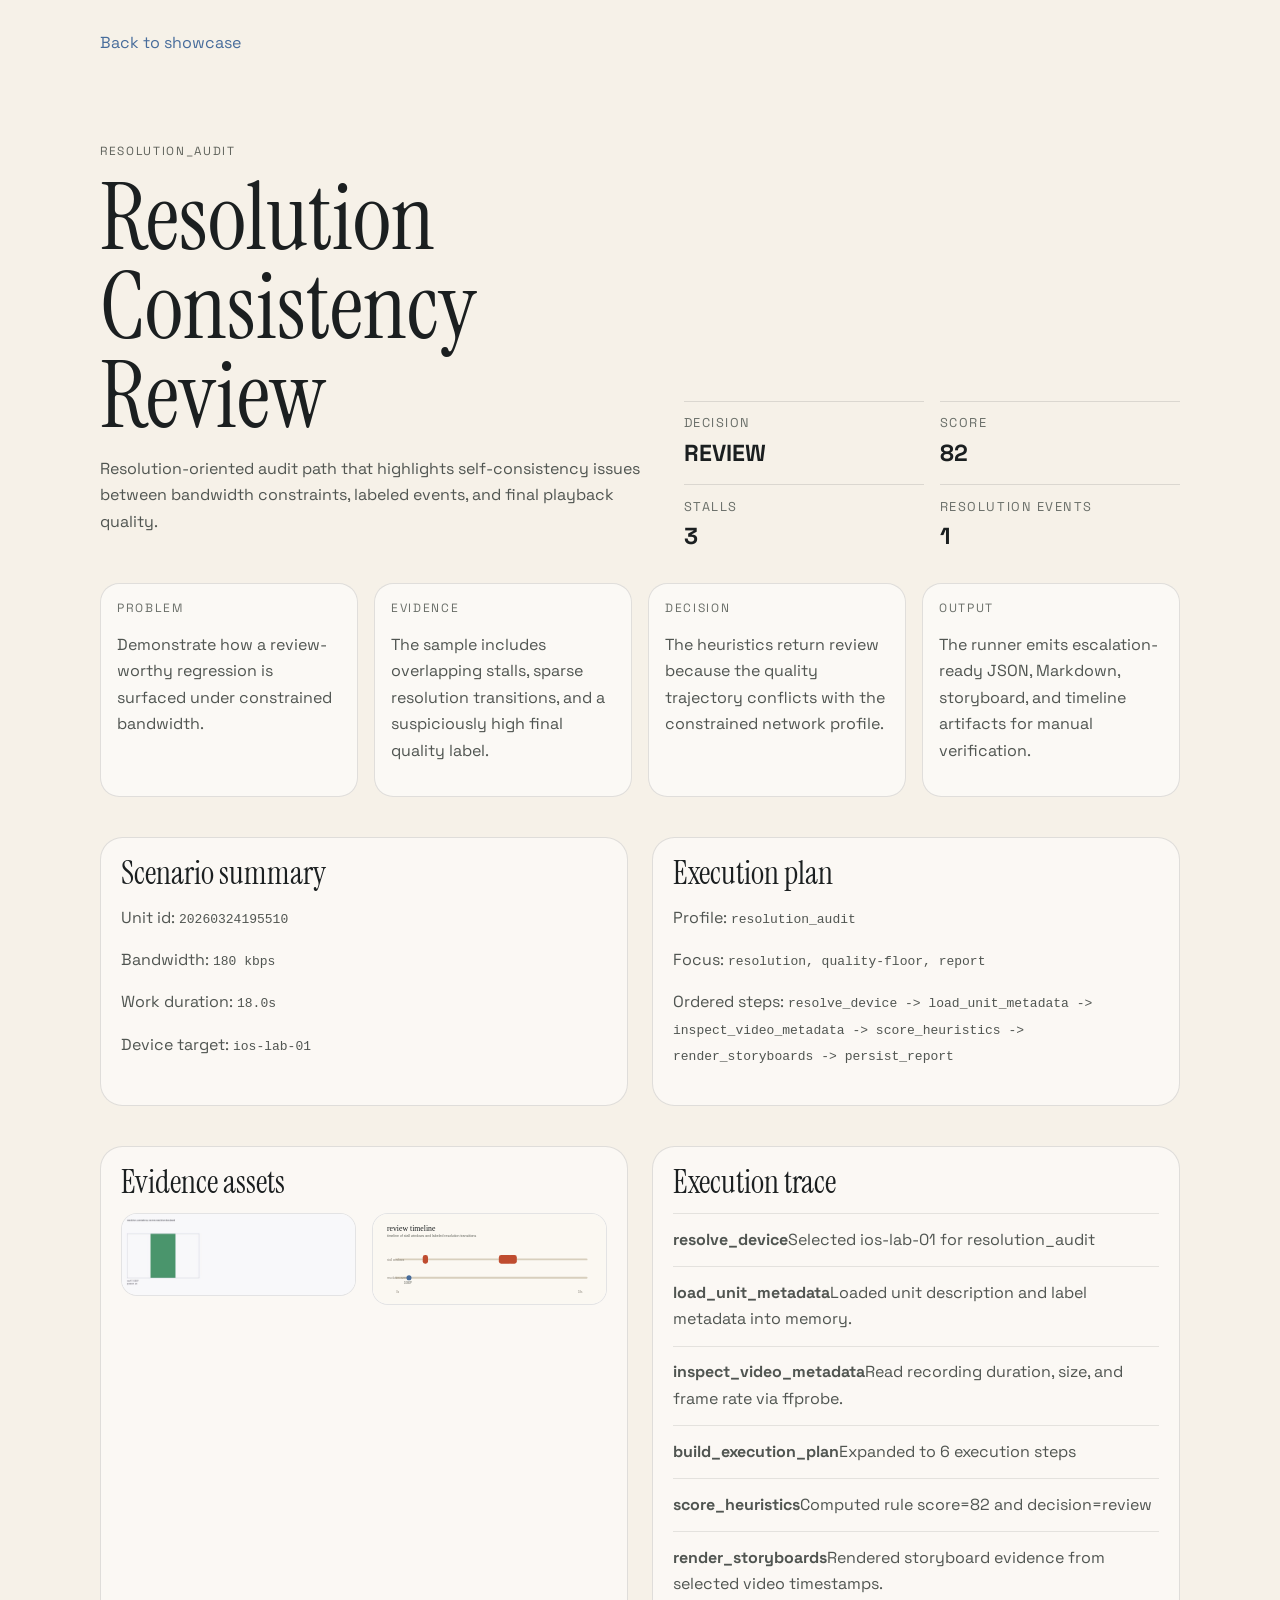
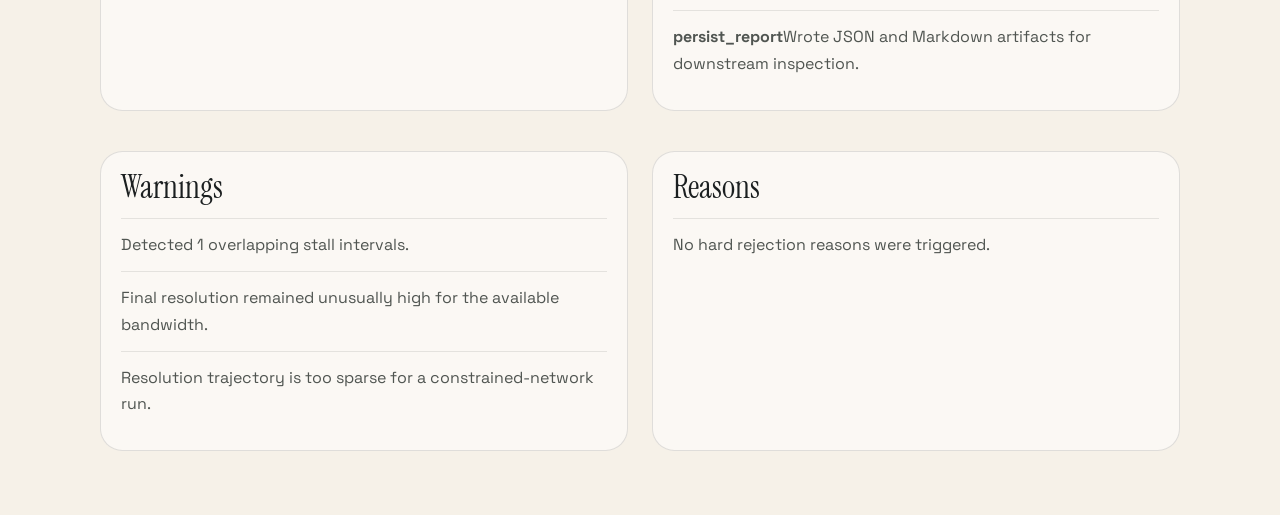
<file: docs/cases/resolution_consistency_review.html>
<!DOCTYPE html>
<html lang="en">
  <head>
    <meta charset="utf-8" />
    <meta name="viewport" content="width=device-width, initial-scale=1" />
    <title>Resolution Consistency Review</title>
    <link rel="preconnect" href="https://fonts.googleapis.com" />
    <link rel="preconnect" href="https://fonts.gstatic.com" crossorigin />
    <link
      href="https://fonts.googleapis.com/css2?family=Instrument+Serif:ital@0;1&family=Space+Grotesk:wght@400;500;700&display=swap"
      rel="stylesheet"
    />
    <link rel="stylesheet" href="../showcase.css" />
    <style>
      body { margin: 0; background: #f6f1e8; color: #1b1f20; font-family: "Space Grotesk", sans-serif; }
      main { max-width: 1120px; margin: 0 auto; padding: 2rem 1.25rem 4rem; }
      h1, h2 { font-family: "Instrument Serif", serif; font-weight: 400; line-height: 0.96; }
      h1 { font-size: clamp(3rem, 8vw, 5.8rem); margin: 0; max-width: 10ch; }
      h2 { font-size: 2rem; margin: 0 0 1rem; }
      p, li { line-height: 1.65; color: #505551; }
      .top { display: grid; grid-template-columns: 1fr 0.9fr; gap: 2rem; align-items: end; }
      .stats { display: grid; grid-template-columns: repeat(2, minmax(0, 1fr)); gap: 1rem; }
      .stats div { border-top: 1px solid rgba(27,31,32,0.12); padding-top: 0.8rem; }
      .stats span { display: block; color: #6a6f69; font-size: 0.8rem; text-transform: uppercase; letter-spacing: 0.12em; }
      .stats strong { display: block; margin-top: 0.4rem; font-size: 1.45rem; }
      .grid { display: grid; grid-template-columns: repeat(2, minmax(0, 1fr)); gap: 1.5rem; margin-top: 2.5rem; }
      .panel { border: 1px solid rgba(27,31,32,0.12); border-radius: 1.4rem; background: rgba(255,255,255,0.5); padding: 1.25rem; }
      .image-grid { display: grid; grid-template-columns: repeat(2, minmax(0, 1fr)); gap: 1rem; }
      .image-grid img { border-radius: 1rem; border: 1px solid rgba(27,31,32,0.12); background: #fff; }
      .step-list, .flag-list { list-style: none; padding: 0; margin: 0; }
      .step-list li, .flag-list li { padding: 0.8rem 0; border-top: 1px solid rgba(27,31,32,0.1); }
      .story-grid { display: grid; grid-template-columns: repeat(4, minmax(0, 1fr)); gap: 1rem; margin-top: 2rem; }
      .story-card { border: 1px solid rgba(27,31,32,0.12); border-radius: 1.2rem; background: rgba(255,255,255,0.55); padding: 1rem; }
      .story-card span { display: block; margin-bottom: 0.6rem; color: #6a6f69; font-size: 0.75rem; text-transform: uppercase; letter-spacing: 0.14em; }
      .back { display: inline-block; margin-bottom: 1rem; color: #476c9b; }
      @media (max-width: 900px) { .top, .grid, .image-grid, .story-grid { grid-template-columns: 1fr; } }
    </style>
  </head>
  <body>
    <main>
      <a class="back" href="../index.html">Back to showcase</a>
      <section class="top">
        <div>
          <p class="eyebrow">resolution_audit</p>
          <h1>Resolution Consistency Review</h1>
          <p>Resolution-oriented audit path that highlights self-consistency issues between bandwidth constraints, labeled events, and final playback quality.</p>
        </div>
        <div class="stats">
          <div><span>Decision</span><strong>REVIEW</strong></div>
          <div><span>Score</span><strong>82</strong></div>
          <div><span>Stalls</span><strong>3</strong></div>
          <div><span>Resolution events</span><strong>1</strong></div>
        </div>
      </section>
      <section class="story-grid">
        <article class="story-card"><span>Problem</span><p>Demonstrate how a review-worthy regression is surfaced under constrained bandwidth.</p></article>
        <article class="story-card"><span>Evidence</span><p>The sample includes overlapping stalls, sparse resolution transitions, and a suspiciously high final quality label.</p></article>
        <article class="story-card"><span>Decision</span><p>The heuristics return review because the quality trajectory conflicts with the constrained network profile.</p></article>
        <article class="story-card"><span>Output</span><p>The runner emits escalation-ready JSON, Markdown, storyboard, and timeline artifacts for manual verification.</p></article>
      </section>
      <section class="grid">
        <article class="panel">
          <h2>Scenario summary</h2>
          <p>Unit id: <code>20260324195510</code></p>
          <p>Bandwidth: <code>180 kbps</code></p>
          <p>Work duration: <code>18.0s</code></p>
          <p>Device target: <code>ios-lab-01</code></p>
        </article>
        <article class="panel">
          <h2>Execution plan</h2>
          <p>Profile: <code>resolution_audit</code></p>
          <p>Focus: <code>resolution, quality-floor, report</code></p>
          <p>Ordered steps: <code>resolve_device -&gt; load_unit_metadata -&gt; inspect_video_metadata -&gt; score_heuristics -&gt; render_storyboards -&gt; persist_report</code></p>
        </article>
      </section>
      <section class="grid">
        <article class="panel">
          <h2>Evidence assets</h2>
          <div class="image-grid">
            <img src="../../samples/results/resolution_review_storyboard.jpg" alt="storyboard one" />
            <img src="../generated/review-timeline.svg" alt="timeline export" />
          </div>
        </article>
        <article class="panel">
          <h2>Execution trace</h2>
          <ul class="step-list"><li><strong>resolve_device</strong><span>Selected ios-lab-01 for resolution_audit</span></li><li><strong>load_unit_metadata</strong><span>Loaded unit description and label metadata into memory.</span></li><li><strong>inspect_video_metadata</strong><span>Read recording duration, size, and frame rate via ffprobe.</span></li><li><strong>build_execution_plan</strong><span>Expanded to 6 execution steps</span></li><li><strong>score_heuristics</strong><span>Computed rule score=82 and decision=review</span></li><li><strong>render_storyboards</strong><span>Rendered storyboard evidence from selected video timestamps.</span></li><li><strong>persist_report</strong><span>Wrote JSON and Markdown artifacts for downstream inspection.</span></li></ul>
        </article>
      </section>
      <section class="grid">
        <article class="panel">
          <h2>Warnings</h2>
          <ul class="flag-list"><li>Detected 1 overlapping stall intervals.</li><li>Final resolution remained unusually high for the available bandwidth.</li><li>Resolution trajectory is too sparse for a constrained-network run.</li></ul>
        </article>
        <article class="panel">
          <h2>Reasons</h2>
          <ul class="flag-list"><li>No hard rejection reasons were triggered.</li></ul>
        </article>
      </section>
    </main>
  </body>
</html>
</file>
<file: docs/showcase.css>
:root {
  --bg: #f3efe5;
  --surface: #fcfaf5;
  --ink: #1b1f20;
  --muted: #5f625b;
  --line: rgba(28, 34, 32, 0.12);
  --green: #183a37;
  --rust: #bf4c2f;
  --gold: #c79b28;
  --blue: #476c9b;
}

* {
  box-sizing: border-box;
}

html {
  scroll-behavior: smooth;
}

body {
  margin: 0;
  font-family: "Space Grotesk", sans-serif;
  color: var(--ink);
  background:
    radial-gradient(circle at top left, rgba(199, 155, 40, 0.12), transparent 28%),
    radial-gradient(circle at top right, rgba(71, 108, 155, 0.14), transparent 30%),
    linear-gradient(180deg, #ece6d9 0%, var(--bg) 18%, #f7f4ee 100%);
}

img {
  display: block;
  max-width: 100%;
}

a {
  color: inherit;
  text-decoration: none;
}

.page-shell {
  min-height: 100vh;
}

.hero {
  padding: 1.5rem 2rem 3rem;
}

.topbar {
  display: flex;
  align-items: center;
  justify-content: space-between;
  gap: 1rem;
  margin-bottom: 2rem;
}

.brand {
  font-size: 1rem;
  font-weight: 700;
  letter-spacing: 0.08em;
  text-transform: uppercase;
}

.toplinks {
  display: flex;
  gap: 1rem;
  flex-wrap: wrap;
  color: var(--muted);
}

.hero-grid {
  display: grid;
  grid-template-columns: minmax(0, 0.95fr) minmax(320px, 0.9fr);
  gap: 2rem;
  align-items: end;
  min-height: calc(100svh - 7rem);
}

.eyebrow {
  margin: 0 0 0.75rem;
  color: var(--muted);
  text-transform: uppercase;
  letter-spacing: 0.14em;
  font-size: 0.74rem;
}

.hero-copy h1,
.section-head h2,
.detail-panel h2,
.scenario-block h3 {
  margin: 0;
  font-family: "Instrument Serif", serif;
  font-weight: 400;
  line-height: 0.94;
}

.hero-copy h1 {
  max-width: 9ch;
  font-size: clamp(3.5rem, 10vw, 8rem);
}

.lede {
  max-width: 34rem;
  margin: 1.5rem 0 0;
  color: var(--muted);
  font-size: 1.05rem;
  line-height: 1.6;
}

.cta-row {
  display: flex;
  gap: 1rem;
  flex-wrap: wrap;
  margin-top: 2rem;
}

.cta-row a {
  padding: 0.95rem 1.35rem;
  border-radius: 999px;
  transition: transform 180ms ease, background-color 180ms ease;
}

.cta-row a:hover {
  transform: translateY(-2px);
}

.primary {
  background: var(--green);
  color: #fffdf6;
}

.secondary {
  border: 1px solid var(--line);
  background: rgba(255, 255, 255, 0.52);
}

.hero-visual {
  position: relative;
  display: grid;
  place-items: center;
  min-height: 36rem;
}

.poster-frame {
  position: absolute;
  width: min(25rem, 80%);
  overflow: hidden;
  border-radius: 1.5rem;
  box-shadow: 0 40px 100px rgba(25, 28, 29, 0.17);
  border: 1px solid rgba(255, 255, 255, 0.55);
  background: #f8f3ea;
}

.poster-a {
  left: 2%;
  top: 4%;
}

.poster-b {
  right: 0;
  bottom: 16%;
}

.signal-panel {
  position: absolute;
  left: 6%;
  bottom: 0;
  display: grid;
  grid-template-columns: repeat(2, minmax(0, 1fr));
  gap: 1rem;
  width: min(28rem, 88%);
  padding: 1rem;
  border: 1px solid var(--line);
  border-radius: 1.2rem;
  background: rgba(252, 250, 245, 0.85);
  backdrop-filter: blur(12px);
}

.signal-panel span,
.metric-grid dt {
  font-size: 0.72rem;
  text-transform: uppercase;
  letter-spacing: 0.12em;
  color: var(--muted);
}

.signal-panel strong {
  display: block;
  margin-top: 0.35rem;
  font-size: 2rem;
  font-weight: 700;
}

.signal-panel em {
  color: var(--muted);
  font-style: normal;
}

main {
  padding: 0 2rem 4rem;
}

section {
  margin-top: 4.5rem;
}

.band,
.detail-grid,
.api-layout,
.bilingual-section {
  display: grid;
  gap: 1.5rem;
}

.band {
  grid-template-columns: 1.1fr 1fr;
  padding: 1.5rem 0 0;
  border-top: 1px solid var(--line);
}

.band h2,
.section-head h2,
.detail-panel h2 {
  font-size: clamp(2rem, 4vw, 4rem);
  max-width: 13ch;
}

.band-stats {
  display: grid;
  grid-template-columns: repeat(4, minmax(0, 1fr));
  gap: 1rem;
}

.band-stats div {
  padding: 1rem 0 0.6rem;
  border-top: 1px solid var(--line);
}

.band-stats span {
  display: block;
  color: var(--muted);
  font-size: 0.82rem;
}

.band-stats strong {
  display: block;
  margin-top: 0.45rem;
  font-size: 1.15rem;
}

.arch-layout,
.api-layout,
.bilingual-section {
  grid-template-columns: 1.1fr 0.9fr;
  align-items: start;
}

.arch-track,
.trace-list,
.warning-list,
.route-list,
.focus-list {
  list-style: none;
  padding: 0;
  margin: 0;
}

.arch-track li {
  display: grid;
  grid-template-columns: 4rem 1fr;
  gap: 1rem;
  padding: 1rem 0;
  border-top: 1px solid var(--line);
}

.arch-track li:last-child {
  border-bottom: 1px solid var(--line);
}

.arch-track span {
  font-family: "Instrument Serif", serif;
  font-size: 2rem;
}

.arch-track p,
.scenario-copy,
.detail-panel p,
.detail-panel li span,
.bilingual-section p,
.arch-side p {
  color: var(--muted);
  line-height: 1.65;
}

.arch-side {
  position: sticky;
  top: 1rem;
}

.arch-side img {
  border-radius: 1.4rem;
  border: 1px solid var(--line);
  background: rgba(255, 255, 255, 0.6);
}

.scenario-grid {
  display: grid;
  grid-template-columns: repeat(2, minmax(0, 1fr));
  gap: 1.5rem;
}

.scenario-block,
.detail-panel,
.terminal {
  border: 1px solid var(--line);
  border-radius: 1.5rem;
  background: rgba(252, 250, 245, 0.82);
  backdrop-filter: blur(10px);
}

.scenario-block {
  padding: 1.5rem;
}

.scenario-head {
  display: flex;
  justify-content: space-between;
  align-items: center;
  gap: 1rem;
}

.decision {
  padding: 0.4rem 0.75rem;
  border-radius: 999px;
  font-size: 0.8rem;
  font-weight: 700;
  letter-spacing: 0.08em;
}

.decision.pass {
  background: rgba(24, 58, 55, 0.12);
  color: var(--green);
}

.decision.review {
  background: rgba(199, 155, 40, 0.16);
  color: #856308;
}

.metric-grid {
  display: grid;
  grid-template-columns: repeat(2, minmax(0, 1fr));
  gap: 0.9rem;
  margin: 1.4rem 0;
}

.metric-grid div {
  padding-top: 0.75rem;
  border-top: 1px solid var(--line);
}

.metric-grid dd {
  margin: 0.35rem 0 0;
  font-size: 1.2rem;
  font-weight: 700;
}

.focus-list {
  display: flex;
  gap: 0.6rem;
  flex-wrap: wrap;
}

.focus-list li {
  padding: 0.42rem 0.7rem;
  border-radius: 999px;
  background: rgba(24, 58, 55, 0.08);
  color: var(--green);
  font-size: 0.82rem;
}

.scenario-links {
  display: flex;
  gap: 1rem;
  margin-top: 1.25rem;
}

.scenario-links a {
  color: var(--blue);
}

.gallery-strip {
  display: grid;
  grid-template-columns: repeat(3, minmax(0, 1fr));
  gap: 1rem;
}

.gallery-strip figure {
  margin: 0;
}

.gallery-strip img {
  border-radius: 1.3rem;
  border: 1px solid var(--line);
  background: #fff;
}

.gallery-strip figcaption {
  margin-top: 0.75rem;
  color: var(--muted);
  line-height: 1.5;
}

.detail-grid {
  grid-template-columns: repeat(2, minmax(0, 1fr));
}

.detail-panel {
  padding: 1.5rem;
}

.detail-panel.accent {
  background: linear-gradient(180deg, rgba(191, 76, 47, 0.08), rgba(252, 250, 245, 0.82));
}

.trace-list li,
.warning-list li {
  display: grid;
  gap: 0.35rem;
  padding: 0.9rem 0;
  border-top: 1px solid var(--line);
}

.warning-list li::before {
  content: "warning";
  font-size: 0.68rem;
  letter-spacing: 0.14em;
  text-transform: uppercase;
  color: var(--rust);
}

.route-list li {
  padding: 0.85rem 0;
  border-top: 1px solid var(--line);
}

.route-list code,
.terminal code {
  font-family: "SFMono-Regular", Consolas, monospace;
}

.terminal {
  padding: 1.2rem 1.3rem;
  background: #17201f;
  color: #eef4ed;
}

.terminal pre {
  margin: 0;
  white-space: pre-wrap;
}

.bilingual-section {
  padding: 1.5rem 0 0;
  border-top: 1px solid var(--line);
}

.reveal {
  opacity: 0;
  transform: translateY(24px);
  transition: opacity 700ms ease, transform 700ms ease;
}

.reveal.is-visible {
  opacity: 1;
  transform: translateY(0);
}

@media (max-width: 960px) {
  .hero,
  main {
    padding-left: 1rem;
    padding-right: 1rem;
  }

  .hero-grid,
  .band,
  .arch-layout,
  .detail-grid,
  .api-layout,
  .bilingual-section,
  .scenario-grid,
  .gallery-strip {
    grid-template-columns: 1fr;
  }

  .hero-grid {
    min-height: auto;
  }

  .hero-visual {
    min-height: 28rem;
  }

  .poster-a {
    left: 0;
  }

  .poster-b {
    right: 0;
    bottom: 4rem;
  }

  .signal-panel {
    position: relative;
    left: 0;
    width: 100%;
    margin-top: 17rem;
  }

  .band-stats {
    grid-template-columns: repeat(2, minmax(0, 1fr));
  }
}
</file>
